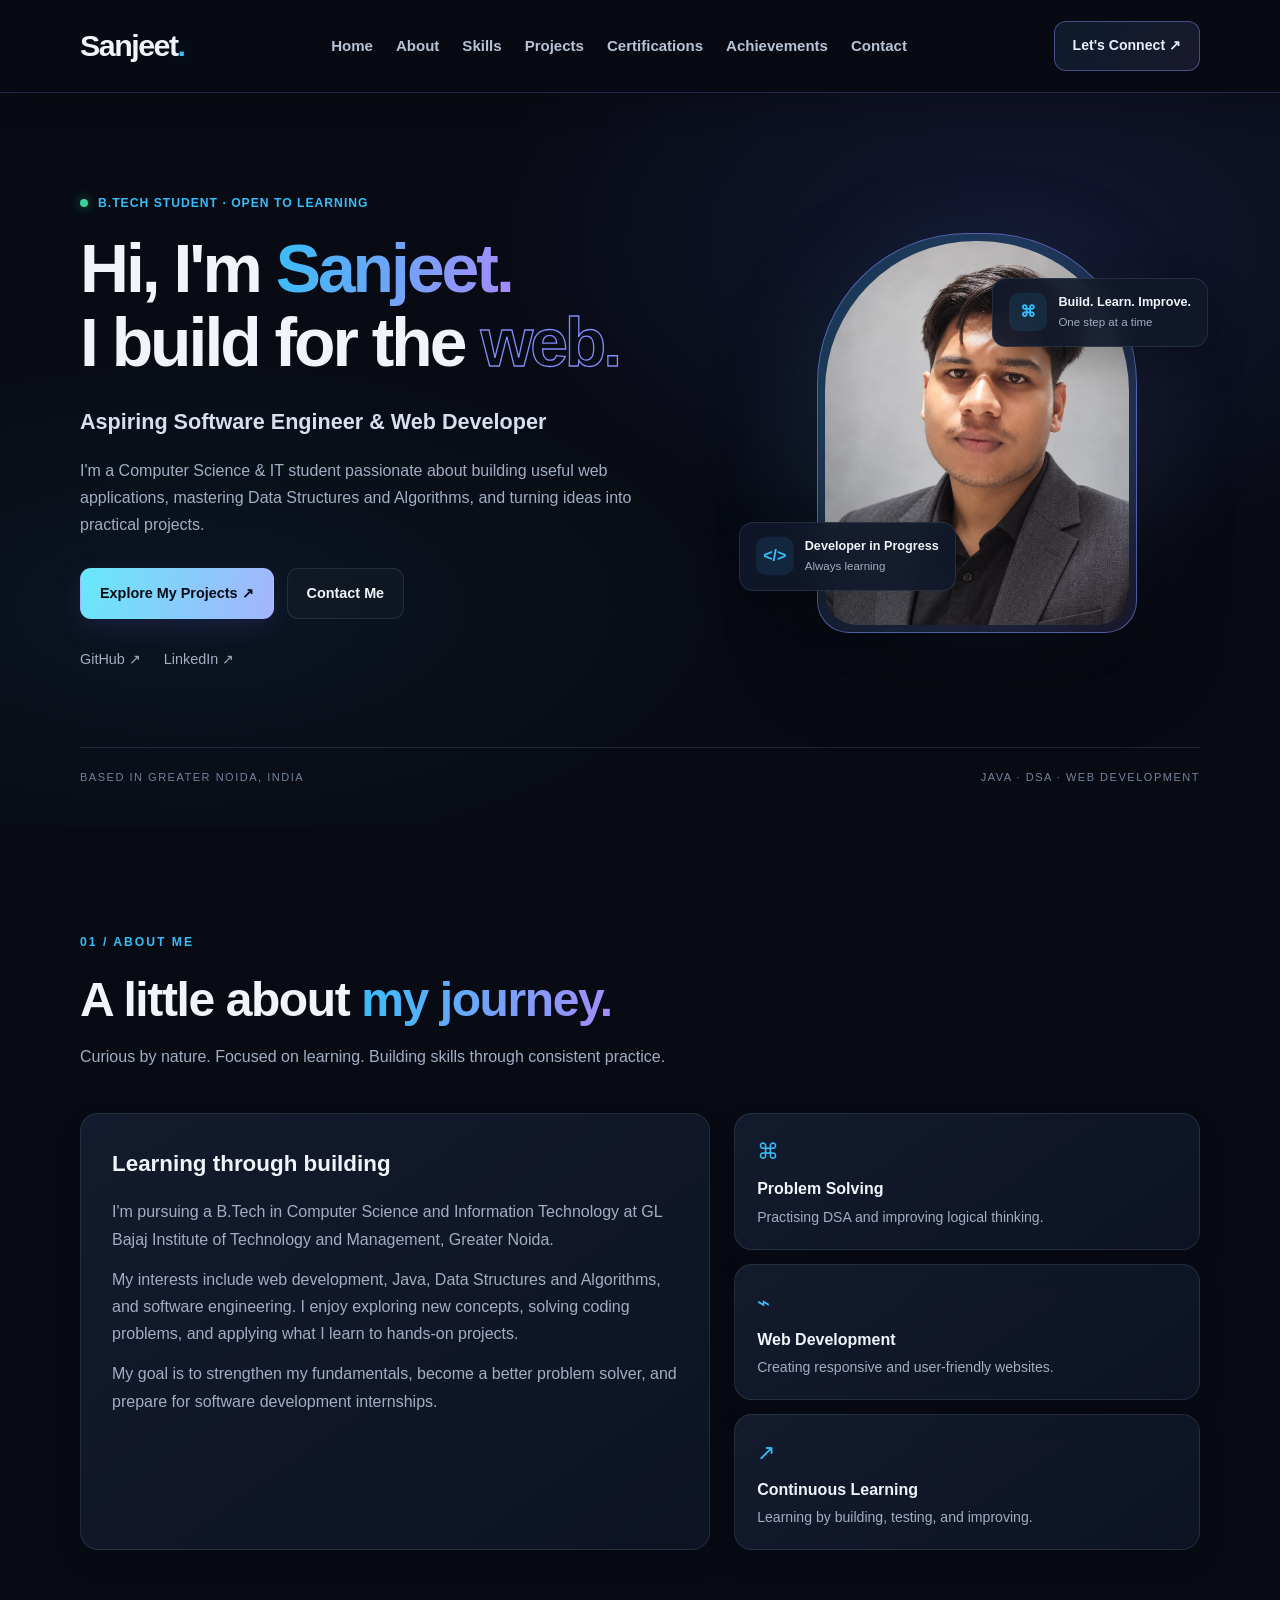
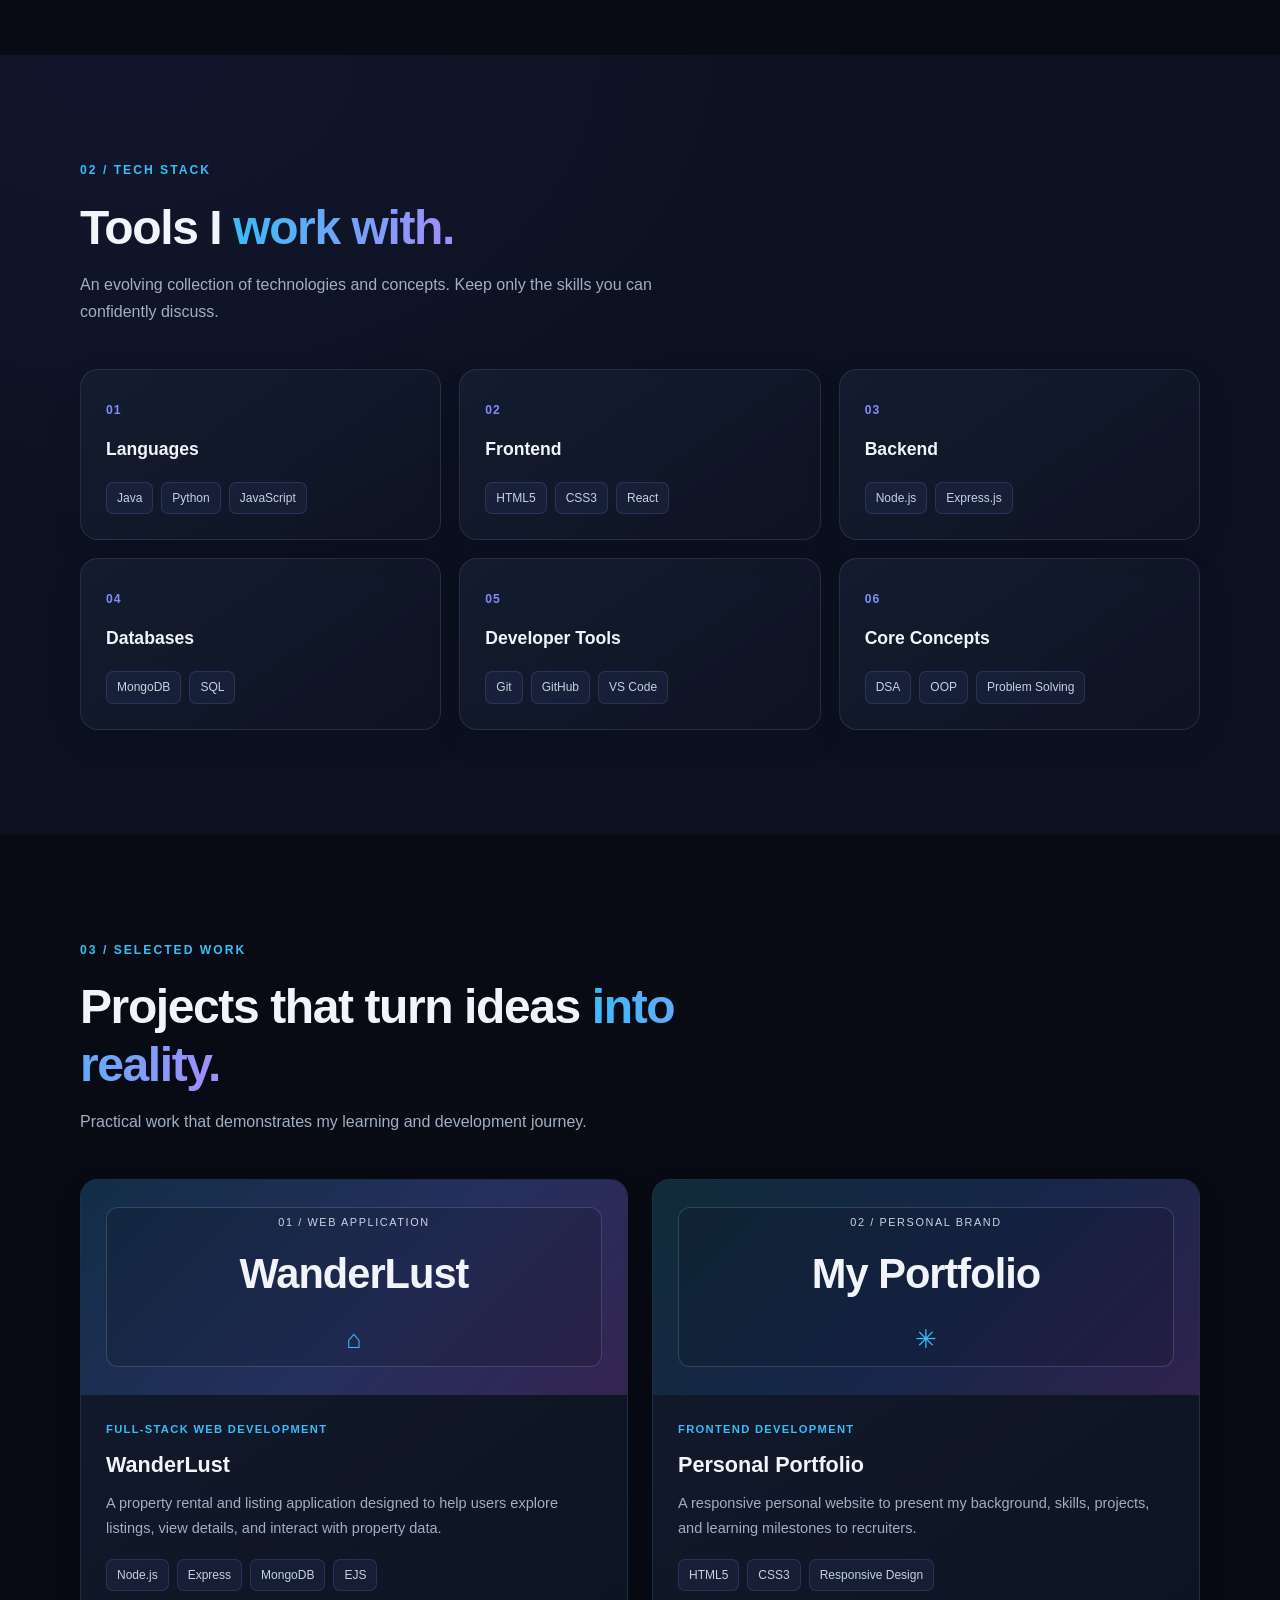
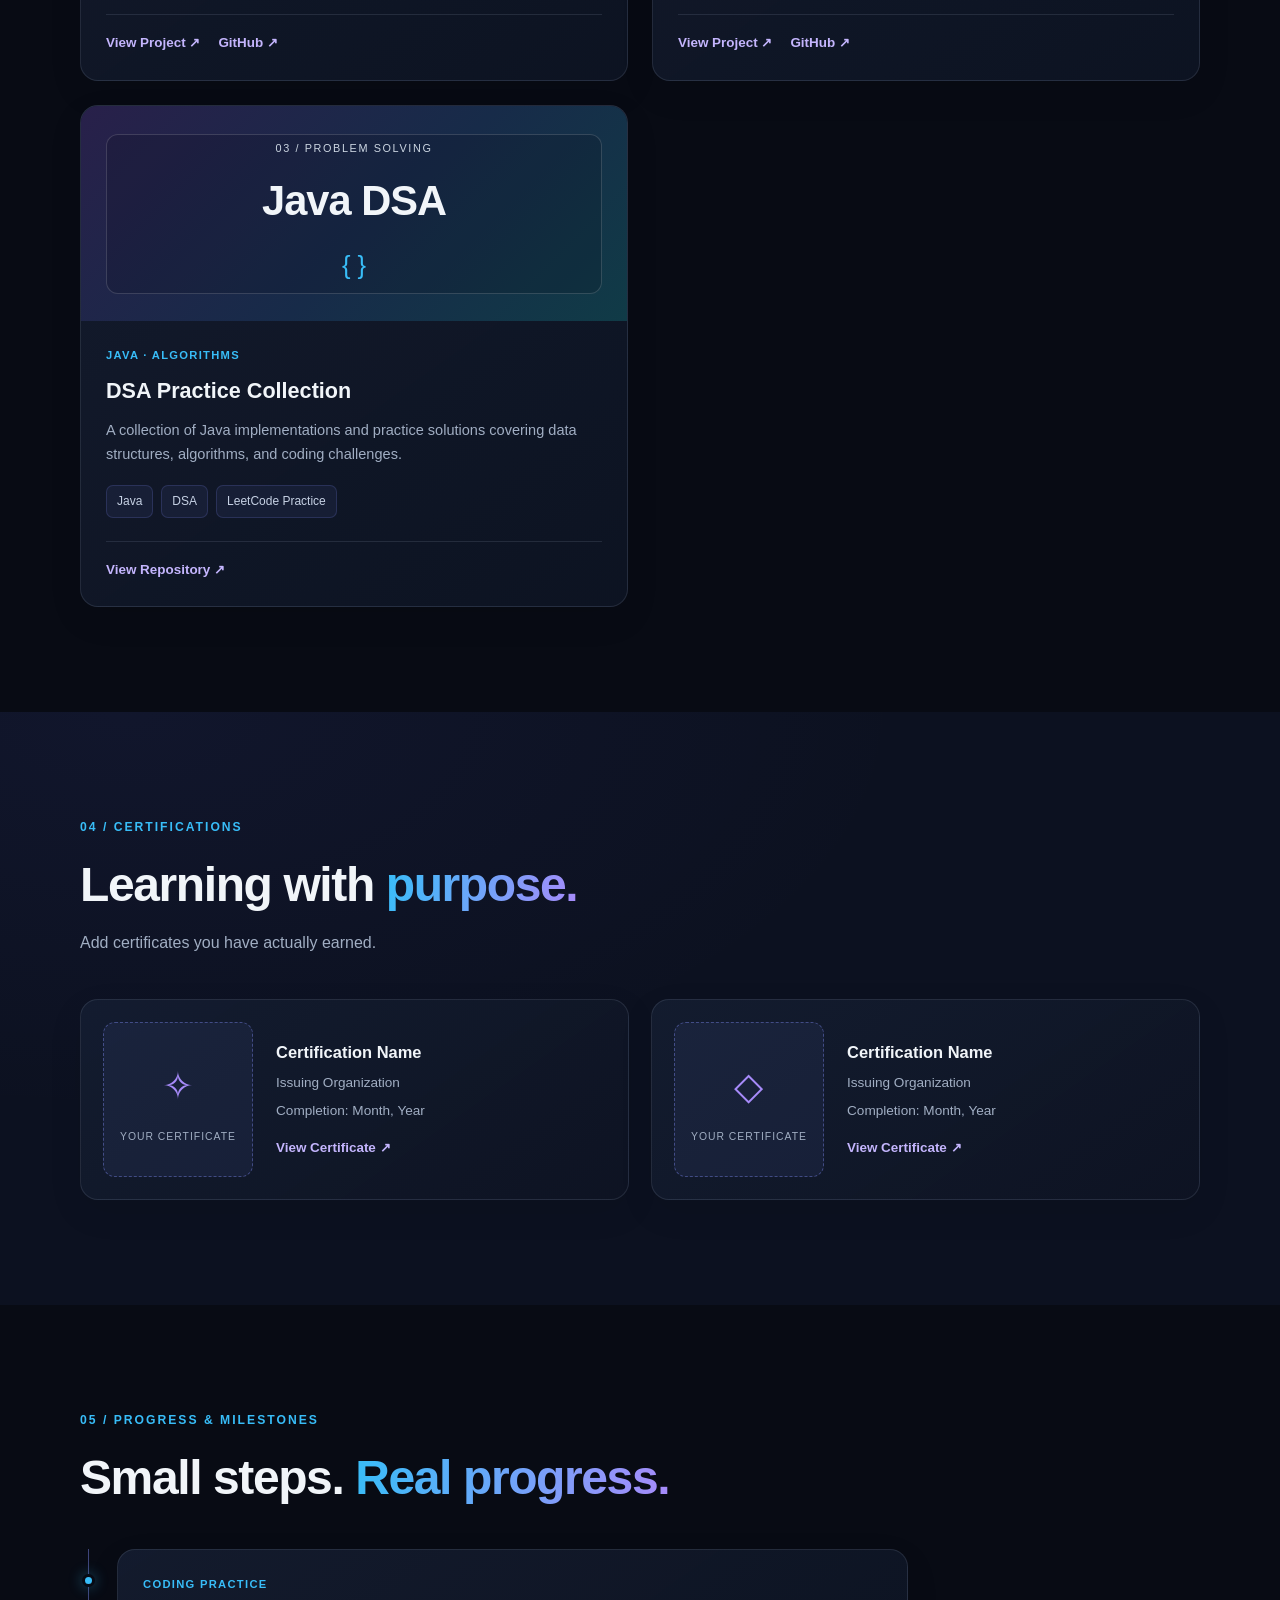
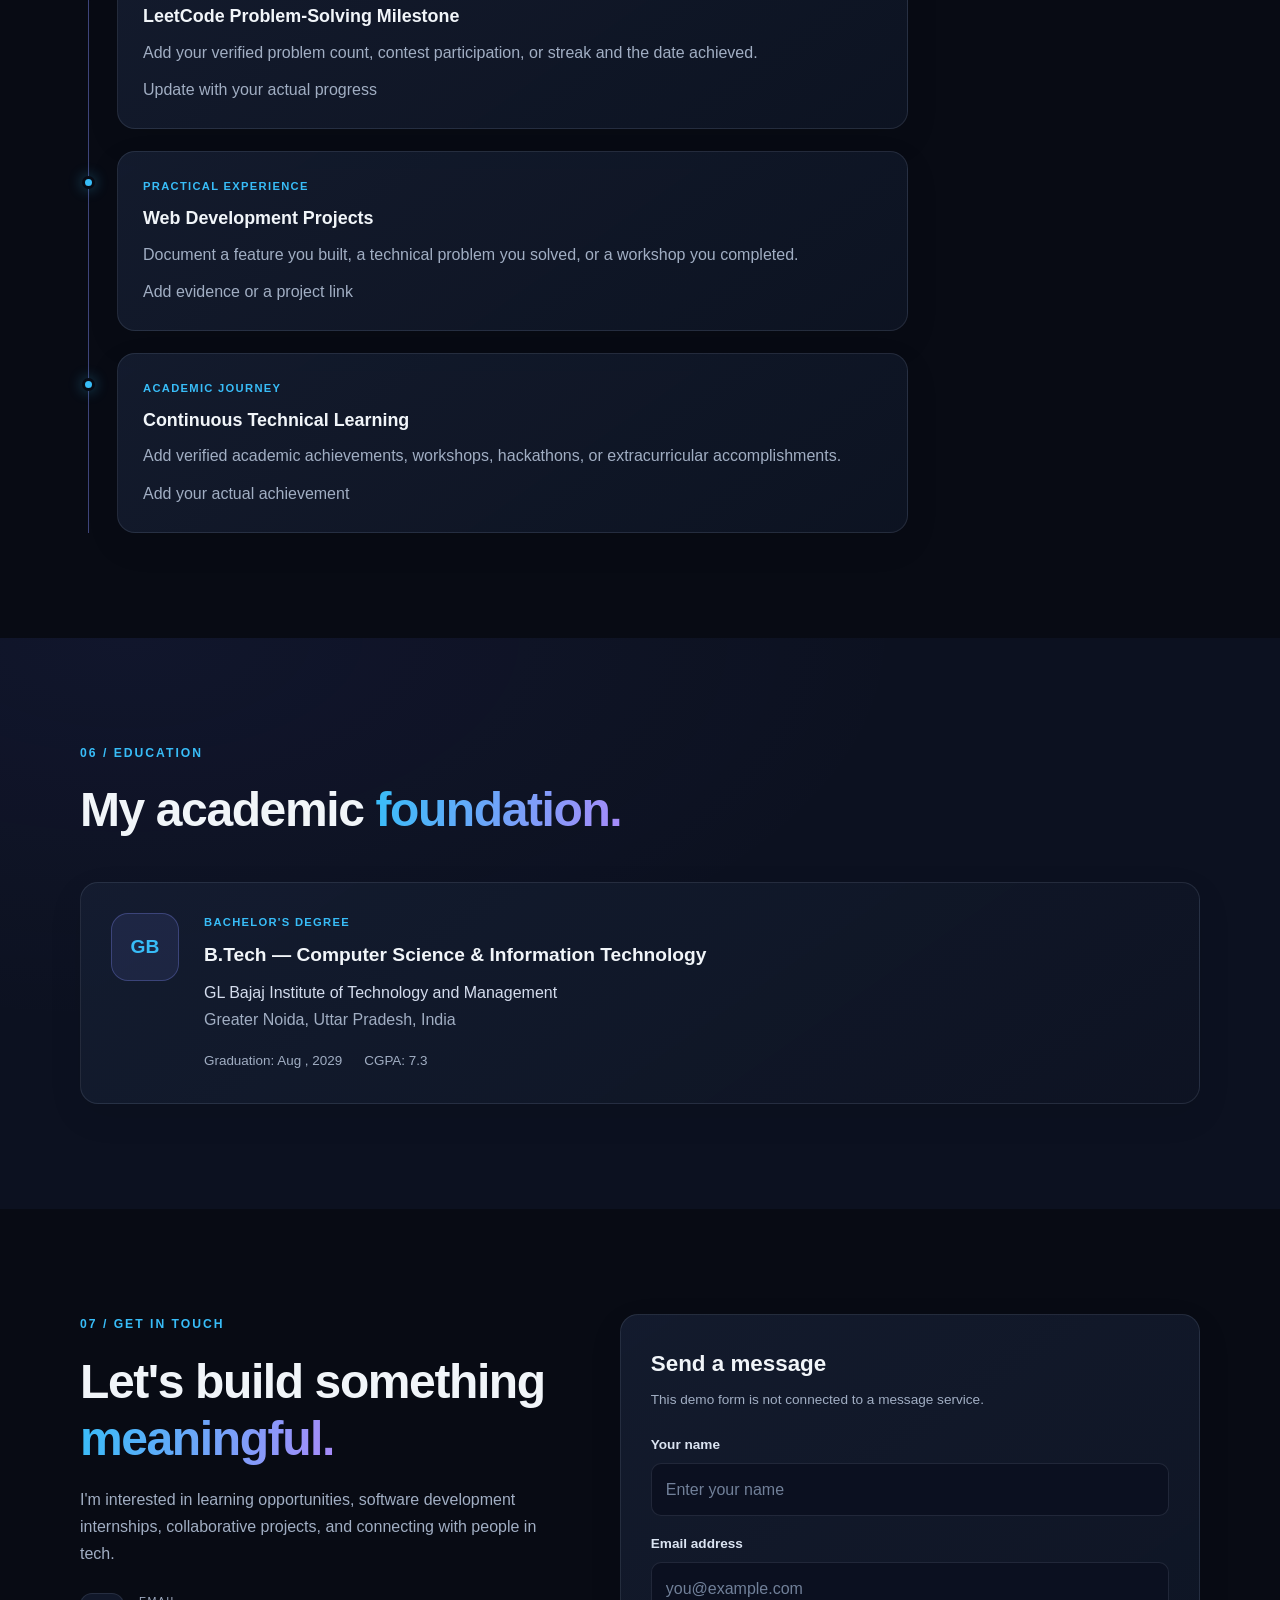
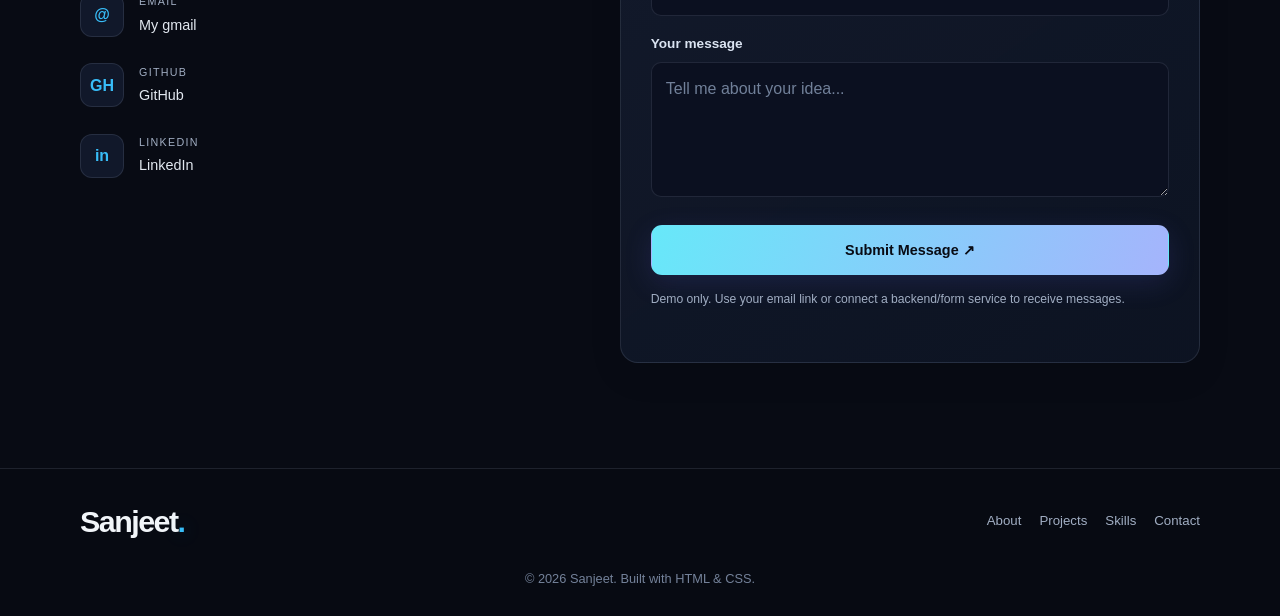
<file: index.html>
<!DOCTYPE html>
<html lang="en">

    <head>
        <meta charset="UTF-8">
        <meta name="viewport" content="width=device-width, initial-scale=1.0">

        <meta name="description"
            content="Sanjeet's portfolio showcasing web development projects, technical skills, and coding journey.">

        <title>Sanjeet | Software Engineer Portfolio</title>

        <link rel="stylesheet" href="style.css">
    </head>

    <body>

        <!-- Navigation -->
        <header class="header">
            <nav class="navbar container" aria-label="Main navigation">
                <a href="#home" class="logo">Sanjeet<span>.</span></a>

                <div class="nav-links">
                    <a href="#home">Home</a>
                    <a href="#about">About</a>
                    <a href="#skills">Skills</a>
                    <a href="#projects">Projects</a>
                    <a href="#certifications">Certifications</a>
                    <a href="#achievements">Achievements</a>
                    <a href="#contact">Contact</a>
                </div>

                <a href="#contact" class="nav-cta">Let's Connect ↗</a>
            </nav>
        </header>

        <main>
            <!-- Hero -->
            <section class="hero section" id="home">
                <div class="container hero-grid">

                    <div class="hero-content">
                        <p class="eyebrow">
                            <span class="status-dot"></span>
                            B.Tech Student · Open to Learning
                        </p>

                        <h1>
                            Hi, I'm <span class="gradient-text">Sanjeet.</span>
                            <br>
                            I build for the <span class="outline-text">web.</span>
                        </h1>

                        <h2 class="hero-subtitle">
                            Aspiring Software Engineer & Web Developer
                        </h2>

                        <p class="hero-description">
                            I'm a Computer Science & IT student passionate about
                            building useful web applications, mastering Data
                            Structures and Algorithms, and turning ideas into
                            practical projects.
                        </p>

                        <div class="hero-actions">
                            <a href="#projects" class="btn btn-primary">
                                Explore My Projects ↗
                            </a>
                            <a href="#contact" class="btn btn-secondary">
                                Contact Me
                            </a>
                        </div>

                        <!-- Replace # with your real profile URLs -->
                        <div class="social-links">
                            <a href="https://github.com/YOUR_USERNAME" target="_blank" rel="noopener noreferrer">
                                GitHub ↗
                            </a>
                            <a href="https://www.linkedin.com/in/YOUR_USERNAME/" target="_blank"
                                rel="noopener noreferrer">
                                LinkedIn ↗
                            </a>
                        </div>
                    </div>

                    <div class="hero-visual">
                        <div class="visual-glow"></div>

                        <div class="profile-frame">
                            <img src="profile.jpeg" alt="Portrait of Sanjeet" class="profile-image">
                        </div>

                        <div class="floating-card card-top">
                            <span class="mini-icon">⌘</span>
                            <div>
                                <strong>Build. Learn. Improve.</strong>
                                <small>One step at a time</small>
                            </div>
                        </div>

                        <div class="floating-card card-bottom">
                            <span class="code-icon">&lt;/&gt;</span>
                            <div>
                                <strong>Developer in Progress</strong>
                                <small>Always learning</small>
                            </div>
                        </div>
                    </div>

                </div>

                <div class="hero-bottom container">
                    <span>BASED IN GREATER NOIDA, INDIA</span>
                    <span>JAVA · DSA · WEB DEVELOPMENT</span>
                </div>
            </section>

            <!-- About -->
            <section class="section" id="about">
                <div class="container">
                    <div class="section-heading">
                        <p class="eyebrow">01 / ABOUT ME</p>
                        <h2>A little about <span class="gradient-text">my journey.</span></h2>
                        <p class="section-description">
                            Curious by nature. Focused on learning. Building
                            skills through consistent practice.
                        </p>
                    </div>

                    <div class="about-grid">
                        <article class="glass-card about-card">
                            <h3>Learning through building</h3>
                            <p>
                                I'm pursuing a B.Tech in Computer Science and
                                Information Technology at GL Bajaj Institute of
                                Technology and Management, Greater Noida.
                            </p>
                            <p>
                                My interests include web development, Java,
                                Data Structures and Algorithms, and software
                                engineering. I enjoy exploring new concepts,
                                solving coding problems, and applying what I
                                learn to hands-on projects.
                            </p>
                            <p>
                                My goal is to strengthen my fundamentals,
                                become a better problem solver, and prepare
                                for software development internships.
                            </p>
                        </article>

                        <div class="about-highlights">
                            <article class="glass-card highlight-card">
                                <span class="highlight-icon">⌘</span>
                                <h3>Problem Solving</h3>
                                <p>Practising DSA and improving logical thinking.</p>
                            </article>

                            <article class="glass-card highlight-card">
                                <span class="highlight-icon">⌁</span>
                                <h3>Web Development</h3>
                                <p>Creating responsive and user-friendly websites.</p>
                            </article>

                            <article class="glass-card highlight-card">
                                <span class="highlight-icon">↗</span>
                                <h3>Continuous Learning</h3>
                                <p>Learning by building, testing, and improving.</p>
                            </article>
                        </div>
                    </div>
                </div>
            </section>

            <!-- Skills -->
            <section class="section section-alt" id="skills">
                <div class="container">
                    <div class="section-heading">
                        <p class="eyebrow">02 / TECH STACK</p>
                        <h2>Tools I <span class="gradient-text">work with.</span></h2>
                        <p class="section-description">
                            An evolving collection of technologies and concepts.
                            Keep only the skills you can confidently discuss.
                        </p>
                    </div>

                    <div class="skills-grid">
                        <article class="glass-card skill-card">
                            <span class="skill-number">01</span>
                            <h3>Languages</h3>
                            <div class="tags">
                                <span>Java</span>
                                <span>Python</span>
                                <span>JavaScript</span>
                            </div>
                        </article>

                        <article class="glass-card skill-card">
                            <span class="skill-number">02</span>
                            <h3>Frontend</h3>
                            <div class="tags">
                                <span>HTML5</span>
                                <span>CSS3</span>
                                <span>React</span>
                            </div>
                        </article>

                        <article class="glass-card skill-card">
                            <span class="skill-number">03</span>
                            <h3>Backend</h3>
                            <div class="tags">
                                <span>Node.js</span>
                                <span>Express.js</span>
                            </div>
                        </article>

                        <article class="glass-card skill-card">
                            <span class="skill-number">04</span>
                            <h3>Databases</h3>
                            <div class="tags">
                                <span>MongoDB</span>
                                <span>SQL</span>
                            </div>
                        </article>

                        <article class="glass-card skill-card">
                            <span class="skill-number">05</span>
                            <h3>Developer Tools</h3>
                            <div class="tags">
                                <span>Git</span>
                                <span>GitHub</span>
                                <span>VS Code</span>
                            </div>
                        </article>

                        <article class="glass-card skill-card">
                            <span class="skill-number">06</span>
                            <h3>Core Concepts</h3>
                            <div class="tags">
                                <span>DSA</span>
                                <span>OOP</span>
                                <span>Problem Solving</span>
                            </div>
                        </article>
                    </div>
                </div>
            </section>

            <!-- Projects -->
            <section class="section" id="projects">
                <div class="container">
                    <div class="section-heading">
                        <p class="eyebrow">03 / SELECTED WORK</p>
                        <h2>Projects that turn ideas <span class="gradient-text">into reality.</span></h2>
                        <p class="section-description">
                            Practical work that demonstrates my learning and
                            development journey.
                        </p>
                    </div>

                    <div class="projects-grid">

                        <article class="glass-card project-card">
                            <div class="project-visual project-one">
                                <!-- Replace with a real project screenshot -->
                                <div class="project-placeholder">
                                    <span class="preview-label">01 / WEB APPLICATION</span>
                                    <span class="preview-title">WanderLust</span>
                                    <span class="preview-symbol">⌂</span>
                                </div>
                            </div>

                            <div class="project-content">
                                <p class="project-type">FULL-STACK WEB DEVELOPMENT</p>
                                <h3>WanderLust</h3>
                                <p>
                                    A property rental and listing application
                                    designed to help users explore listings,
                                    view details, and interact with property data.
                                </p>
                                <div class="tags">
                                    <span>Node.js</span>
                                    <span>Express</span>
                                    <span>MongoDB</span>
                                    <span>EJS</span>
                                </div>
                                <div class="project-links">
                                    <!-- Replace # with verified URLs -->
                                    <a href="https://sanjeetp.vercel.app/listings" target="_blank"
                                        rel="noopener noreferrer">
                                        View Project ↗
                                    </a>
                                    <a href="https://github.com/sanjeetp610-netizen/sanjeet" target="_blank"
                                        rel="noopener noreferrer">
                                        GitHub ↗
                                    </a>
                                </div>
                            </div>
                        </article>

                        <article class="glass-card project-card">
                            <div class="project-visual project-two">
                                <div class="project-placeholder">
                                    <span class="preview-label">02 / PERSONAL BRAND</span>
                                    <span class="preview-title">My Portfolio</span>
                                    <span class="preview-symbol">✳</span>
                                </div>
                            </div>

                            <div class="project-content">
                                <p class="project-type">FRONTEND DEVELOPMENT</p>
                                <h3>Personal Portfolio</h3>
                                <p>
                                    A responsive personal website to present
                                    my background, skills, projects, and
                                    learning milestones to recruiters.
                                </p>
                                <div class="tags">
                                    <span>HTML5</span>
                                    <span>CSS3</span>
                                    <span>Responsive Design</span>
                                </div>
                                <div class="project-links">
                                    <a href="YOUR_PORTFOLIO_URL" target="_blank" rel="noopener noreferrer">
                                        View Project ↗
                                    </a>
                                    <a href="https://github.com/sanjeetp610-netizen/Portfolio-Page" target="_blank"
                                        rel="noopener noreferrer">
                                        GitHub ↗
                                    </a>
                                </div>
                            </div>
                        </article>

                        <article class="glass-card project-card">
                            <div class="project-visual project-three">
                                <div class="project-placeholder">
                                    <span class="preview-label">03 / PROBLEM SOLVING</span>
                                    <span class="preview-title">Java DSA</span>
                                    <span class="preview-symbol">{ }</span>
                                </div>
                            </div>

                            <div class="project-content">
                                <p class="project-type">JAVA · ALGORITHMS</p>
                                <h3>DSA Practice Collection</h3>
                                <p>
                                    A collection of Java implementations and
                                    practice solutions covering data structures,
                                    algorithms, and coding challenges.
                                </p>
                                <div class="tags">
                                    <span>Java</span>
                                    <span>DSA</span>
                                    <span>LeetCode Practice</span>
                                </div>
                                <div class="project-links">
                                    <a href="https://leetcode.com/u/sanjeetprajapati/" target="_blank"
                                        rel="noopener noreferrer">
                                        View Repository ↗
                                    </a>
                                </div>
                            </div>
                        </article>

                    </div>
                </div>
            </section>

            <!-- Certifications -->
            <section class="section section-alt" id="certifications">
                <div class="container">
                    <div class="section-heading">
                        <p class="eyebrow">04 / CERTIFICATIONS</p>
                        <h2>Learning with <span class="gradient-text">purpose.</span></h2>
                        <p class="section-description">
                            Add certificates you have actually earned.
                        </p>
                    </div>

                    <div class="cert-grid">
                        <article class="glass-card cert-card">
                            <div class="cert-preview">
                                <span class="cert-icon">✧</span>
                                <span>YOUR CERTIFICATE</span>
                            </div>
                            <div class="cert-content">
                                <h3>Certification Name</h3>
                                <p>Issuing Organization</p>
                                <p class="muted">Completion: Month, Year</p>
                                <a class="text-link"
                                    href="https://www.coursera.org/account/accomplishments/verify/DYNS91P6EO9Z">
                                    View Certificate ↗
                                </a>
                            </div>
                        </article>

                        <article class="glass-card cert-card">
                            <div class="cert-preview">
                                <span class="cert-icon">◇</span>
                                <span>YOUR CERTIFICATE</span>
                            </div>
                            <div class="cert-content">
                                <h3>Certification Name</h3>
                                <p>Issuing Organization</p>
                                <p class="muted">Completion: Month, Year</p>
                                <a class="text-link"
                                    href="https://www.coursera.org/account/accomplishments/verify/4ZHMKI1JW1CU">
                                    View Certificate ↗
                                </a>
                            </div>
                        </article>
                    </div>
                </div>
            </section>

            <!-- Achievements -->
            <section class="section" id="achievements">
                <div class="container">
                    <div class="section-heading">
                        <p class="eyebrow">05 / PROGRESS & MILESTONES</p>
                        <h2>Small steps. <span class="gradient-text">Real progress.</span></h2>
                    </div>

                    <div class="timeline">
                        <article class="timeline-item">
                            <span class="timeline-dot"></span>
                            <div class="glass-card timeline-card">
                                <p class="project-type">CODING PRACTICE</p>
                                <h3>LeetCode Problem-Solving Milestone</h3>
                                <p>
                                    Add your verified problem count, contest
                                    participation, or streak and the date achieved.
                                </p>
                                <span class="muted">Update with your actual progress</span>
                            </div>
                        </article>

                        <article class="timeline-item">
                            <span class="timeline-dot"></span>
                            <div class="glass-card timeline-card">
                                <p class="project-type">PRACTICAL EXPERIENCE</p>
                                <h3>Web Development Projects</h3>
                                <p>
                                    Document a feature you built, a technical
                                    problem you solved, or a workshop you completed.
                                </p>
                                <span class="muted">Add evidence or a project link</span>
                            </div>
                        </article>

                        <article class="timeline-item">
                            <span class="timeline-dot"></span>
                            <div class="glass-card timeline-card">
                                <p class="project-type">ACADEMIC JOURNEY</p>
                                <h3>Continuous Technical Learning</h3>
                                <p>
                                    Add verified academic achievements, workshops,
                                    hackathons, or extracurricular accomplishments.
                                </p>
                                <span class="muted">Add your actual achievement</span>
                            </div>
                        </article>
                    </div>
                </div>
            </section>

            <!-- Education -->
            <section class="section section-alt" id="education">
                <div class="container">
                    <div class="section-heading">
                        <p class="eyebrow">06 / EDUCATION</p>
                        <h2>My academic <span class="gradient-text">foundation.</span></h2>
                    </div>

                    <article class="glass-card education-card">
                        <div class="education-mark">GB</div>
                        <div>
                            <p class="project-type">BACHELOR'S DEGREE</p>
                            <h3>B.Tech — Computer Science & Information Technology</h3>
                            <p class="education-college">
                                GL Bajaj Institute of Technology and Management
                            </p>
                            <p class="muted">Greater Noida, Uttar Pradesh, India</p>
                            <div class="education-meta">
                                <span>Graduation: Aug , 2029 </span>
                                <span>CGPA: 7.3 </span>
                            </div>
                        </div>
                    </article>
                </div>
            </section>

            <!-- Contact -->
            <section class="section" id="contact">
                <div class="container">
                    <div class="contact-grid">
                        <div class="contact-content">
                            <p class="eyebrow">07 / GET IN TOUCH</p>
                            <h2>Let's build something <span class="gradient-text">meaningful.</span></h2>
                            <p>
                                I'm interested in learning opportunities,
                                software development internships, collaborative
                                projects, and connecting with people in tech.
                            </p>

                            <!-- Replace these with your real details -->
                            <div class="contact-detail">
                                <span class="detail-icon">@</span>
                                <div>
                                    <small>EMAIL</small>
                                    <a href="Sanjeetp610@gmail.com">
                                        My gmail
                                    </a>
                                </div>
                            </div>

                            <div class="contact-detail">
                                <span class="detail-icon">GH</span>
                                <div>
                                    <small>GITHUB</small>
                                    <a href="https://github.com/dashboard">
                                        GitHub
                                    </a>
                                </div>
                            </div>

                            <div class="contact-detail">
                                <span class="detail-icon">in</span>
                                <div>
                                    <small>LINKEDIN</small>
                                    <a href="https://www.linkedin.com/in/sanjeet-prajapati-bab896276/">
                                        LinkedIn
                                    </a>
                                </div>
                            </div>
                        </div>

                        <!-- Visual form only: HTML/CSS do not send messages -->
                        <form class="glass-card contact-form" action="#contact" method="get">
                            <h3>Send a message</h3>
                            <p class="muted">
                                This demo form is not connected to a message service.
                            </p>

                            <label for="name">Your name</label>
                            <input type="text" id="name" name="name" placeholder="Enter your name" required>

                            <label for="email">Email address</label>
                            <input type="email" id="email" name="email" placeholder="you@example.com" required>

                            <label for="message">Your message</label>
                            <textarea id="message" name="message" rows="4" placeholder="Tell me about your idea..."
                                required></textarea>

                            <button class="btn btn-primary form-button" type="submit">
                                Submit Message ↗
                            </button>

                            <p class="form-note">
                                Demo only. Use your email link or connect a
                                backend/form service to receive messages.
                            </p>
                        </form>
                    </div>
                </div>
            </section>
        </main>

        <!-- Footer -->
        <footer class="footer">
            <div class="container footer-inner">
                <a href="#home" class="logo">Sanjeet<span>.</span></a>

                <div class="footer-links">
                    <a href="#about">About</a>
                    <a href="#projects">Projects</a>
                    <a href="#skills">Skills</a>
                    <a href="#contact">Contact</a>
                </div>

                <p>© 2026 Sanjeet. Built with HTML & CSS.</p>
            </div>
        </footer>

    </body>

</html>
</file>
<file: style.css>
/* =========================================
   SANJEET PORTFOLIO
   Theme: Midnight Navy + Electric Violet
   ========================================= */

/* 1. Variables and Reset */
:root {
    --bg: #080b14;
    --bg-alt: #0c1120;
    --surface: #11182a;
    --surface-light: #151e32;
    --border: rgba(148, 163, 184, 0.16);

    --text: #f1f5f9;
    --muted: #a1aec3;
    --accent: #818cf8;
    --accent-blue: #38bdf8;
    --accent-purple: #a78bfa;

    --radius: 18px;
    --container: 1120px;
    --transition: 0.25s ease;
}

* {
    margin: 0;
    padding: 0;
    box-sizing: border-box;
}

html {
    scroll-behavior: smooth;
    scroll-padding-top: 100px;
}

body {
    font-family: Inter, "Segoe UI", Arial, sans-serif;
    background: var(--bg);
    color: var(--text);
    line-height: 1.7;
    overflow-wrap: anywhere;
}

body::selection {
    background: var(--accent);
    color: white;
}

img {
    display: block;
    max-width: 100%;
}

a {
    color: inherit;
    text-decoration: none;
}

button,
input,
textarea {
    font: inherit;
}

button,
a {
    -webkit-tap-highlight-color: transparent;
}

a:focus-visible,
button:focus-visible,
input:focus-visible,
textarea:focus-visible {
    outline: 3px solid var(--accent-blue);
    outline-offset: 4px;
}

.container {
    width: min(var(--container), calc(100% - 48px));
    margin-inline: auto;
}

.section {
    padding: 105px 0;
    scroll-margin-top: 80px;
}

.section-alt {
    background:
        radial-gradient(ellipse at 10% 0%,
            rgba(99, 102, 241, 0.06),
            transparent 48%),
        var(--bg-alt);
}

/* 2. Enhanced Header and Navigation */

.header {
    position: sticky;
    top: 0;
    z-index: 100;
    background: rgba(8, 11, 20, 0.94);
    backdrop-filter: blur(22px);
    -webkit-backdrop-filter: blur(22px);
    border-bottom: 1px solid rgba(129, 140, 248, 0.22);
    box-shadow: 0 8px 30px rgba(0, 0, 0, 0.18);
}

.navbar {
    min-height: 92px;
    display: flex;
    align-items: center;
    justify-content: space-between;
    gap: 28px;
}

/* Bigger Logo */
.logo {
    font-size: 1.9rem;
    font-weight: 850;
    letter-spacing: -1.5px;
    white-space: nowrap;
    transition: transform 0.25s ease;
}

.logo:hover {
    transform: translateY(-2px);
}

.logo span {
    color: var(--accent-blue);
    text-shadow: 0 0 18px rgba(56, 189, 248, 0.45);
}

/* Navigation Links */
.nav-links {
    display: flex;
    align-items: center;
    justify-content: center;
    flex-wrap: wrap;
    gap: 23px;
}

.nav-links a {
    position: relative;
    color: #b8c3d6;
    font-size: 0.94rem;
    font-weight: 550;
    padding: 10px 0;
    transition: color 0.25s ease;
}

/* Animated underline */
.nav-links a::after {
    content: "";
    position: absolute;
    left: 0;
    bottom: 3px;
    width: 0;
    height: 2px;
    border-radius: 5px;
    background: linear-gradient(90deg,
            var(--accent-blue),
            var(--accent-purple));
    transition: width 0.25s ease;
}

.nav-links a:hover {
    color: #ffffff;
}

.nav-links a:hover::after {
    width: 100%;
}

/* Premium Contact Button */
.nav-cta {
    display: inline-flex;
    align-items: center;
    justify-content: center;
    padding: 12px 18px;
    border: 1px solid rgba(129, 140, 248, 0.45);
    border-radius: 12px;
    background: linear-gradient(135deg,
            rgba(56, 189, 248, 0.10),
            rgba(167, 139, 250, 0.12));
    color: #e9edff;
    font-size: 0.88rem;
    font-weight: 650;
    white-space: nowrap;
    transition: all 0.25s ease;
}

.nav-cta:hover {
    transform: translateY(-2px);
    border-color: var(--accent-blue);
    background: linear-gradient(135deg,
            rgba(56, 189, 248, 0.20),
            rgba(167, 139, 250, 0.20));
    box-shadow: 0 5px 22px rgba(99, 102, 241, 0.18);
}

/* Footer links remain unchanged */
.footer-links a {
    color: var(--muted);
    font-size: 0.83rem;
    transition: color 0.25s ease;
}

.footer-links a:hover {
    color: var(--accent-blue);
}

/* Responsive Header */
@media (max-width: 1000px) {
    .navbar {
        min-height: 82px;
        gap: 18px;
    }

    .nav-links {
        gap: 12px 18px;
    }
}

@media (max-width: 650px) {
    .navbar {
        min-height: 70px;
        padding-top: 12px;
        padding-bottom: 12px;
        gap: 12px;
    }

    .logo {
        font-size: 1.65rem;
    }

    .nav-links {
        order: 3;
        width: 100%;
        justify-content: flex-start;
        gap: 8px 18px;
        padding-top: 10px;
        border-top: 1px solid var(--border);
    }

    .nav-links a {
        font-size: 0.84rem;
    }

    .nav-cta {
        padding: 9px 12px;
        font-size: 0.78rem;
    }
}


/* 3. Hero Section */
.hero {
    min-height: 680px;
    padding-top: 100px;
    padding-bottom: 40px;
    display: flex;
    flex-direction: column;
    justify-content: center;
    position: relative;
    overflow: hidden;
    background:
        radial-gradient(ellipse at 80% 20%,
            rgba(99, 102, 241, 0.13),
            transparent 38%),
        radial-gradient(ellipse at 15% 70%,
            rgba(56, 189, 248, 0.06),
            transparent 36%),
        var(--bg);
}

.hero-grid {
    display: grid;
    grid-template-columns: 1.15fr 0.85fr;
    align-items: center;
    gap: 70px;
}

.eyebrow {
    color: var(--accent-blue);
    font-size: 0.76rem;
    font-weight: 750;
    letter-spacing: 2px;
    text-transform: uppercase;
    margin-bottom: 18px;
}

.hero .eyebrow {
    display: flex;
    align-items: center;
    gap: 10px;
    letter-spacing: 1px;
}

.status-dot {
    width: 8px;
    height: 8px;
    background: #34d399;
    border-radius: 50%;
    box-shadow: 0 0 12px rgba(52, 211, 153, 0.55);
}

.hero h1 {
    font-size: clamp(2.8rem, 5.3vw, 4.7rem);
    line-height: 1.1;
    letter-spacing: -3px;
    font-weight: 850;
}

.gradient-text {
    color: var(--accent-purple);
    background: linear-gradient(100deg,
            var(--accent-blue),
            var(--accent-purple));
    -webkit-background-clip: text;
    background-clip: text;
    -webkit-text-fill-color: transparent;
}

.outline-text {
    color: transparent;
    -webkit-text-stroke: 1.3px var(--accent);
}

.hero-subtitle {
    color: #d8e0ef;
    font-size: clamp(1.05rem, 2vw, 1.35rem);
    font-weight: 550;
    margin-top: 23px;
}

.hero-description {
    max-width: 570px;
    color: var(--muted);
    margin-top: 16px;
    font-size: 1rem;
}

.hero-actions {
    display: flex;
    flex-wrap: wrap;
    gap: 13px;
    margin-top: 30px;
}

.btn {
    display: inline-flex;
    align-items: center;
    justify-content: center;
    min-height: 48px;
    padding: 12px 19px;
    border: 1px solid transparent;
    border-radius: 11px;
    cursor: pointer;
    font-size: 0.9rem;
    font-weight: 700;
    transition: transform var(--transition),
        box-shadow var(--transition),
        background var(--transition);
}

.btn:hover {
    transform: translateY(-3px);
}

.btn-primary {
    color: #080b14;
    background: linear-gradient(110deg, #67e8f9, #a5b4fc);
    box-shadow: 0 8px 28px rgba(99, 102, 241, 0.15);
}

.btn-primary:hover {
    box-shadow: 0 12px 35px rgba(99, 102, 241, 0.3);
}

.btn-secondary {
    color: var(--text);
    border-color: var(--border);
    background: rgba(255, 255, 255, 0.025);
}

.btn-secondary:hover {
    background: var(--surface-light);
}

.social-links {
    display: flex;
    flex-wrap: wrap;
    gap: 23px;
    margin-top: 28px;
}

.social-links a {
    color: var(--muted);
    font-size: 0.9rem;
    border-bottom: 1px solid transparent;
    transition: color var(--transition),
        border-color var(--transition);
}

.social-links a:hover {
    color: var(--accent-blue);
    border-color: var(--accent-blue);
}

/* 4. Profile Picture */
.hero-visual {
    min-width: 0;
    min-height: 420px;
    display: flex;
    align-items: center;
    justify-content: center;
    position: relative;
}

.visual-glow {
    position: absolute;
    width: 330px;
    aspect-ratio: 1;
    border-radius: 50%;
    background: linear-gradient(135deg,
            rgba(56, 189, 248, 0.22),
            rgba(167, 139, 250, 0.18));
    filter: blur(55px);
}

.profile-frame {
    position: relative;
    z-index: 1;
    width: min(320px, 80%);
    aspect-ratio: 4 / 5;
    padding: 7px;
    border-radius: 150px 150px 32px 32px;
    border: 1px solid rgba(129, 140, 248, 0.55);
    background: linear-gradient(145deg,
            rgba(56, 189, 248, 0.2),
            rgba(167, 139, 250, 0.1));
    box-shadow: 0 25px 90px rgba(0, 0, 0, 0.4);
}

.profile-image {
    width: 100%;
    height: 100%;
    object-fit: cover;
    object-position: center;
    border-radius: inherit;
    background: var(--surface-light);
    color: var(--muted);
    text-align: center;
}

.floating-card {
    position: absolute;
    z-index: 2;
    display: flex;
    align-items: center;
    gap: 11px;
    padding: 13px 16px;
    border: 1px solid var(--border);
    border-radius: 14px;
    background: rgba(17, 24, 42, 0.92);
    box-shadow: 0 15px 40px rgba(0, 0, 0, 0.25);
    backdrop-filter: blur(12px);
}

.floating-card strong,
.floating-card small {
    display: block;
}

.floating-card strong {
    font-size: 0.79rem;
}

.floating-card small {
    color: var(--muted);
    font-size: 0.72rem;
}

.card-top {
    top: 55px;
    right: -8px;
}

.card-bottom {
    left: -15px;
    bottom: 52px;
}

.mini-icon,
.code-icon {
    display: grid;
    place-items: center;
    width: 38px;
    height: 38px;
    flex-shrink: 0;
    border-radius: 10px;
    color: var(--accent-blue);
    background: rgba(56, 189, 248, 0.1);
    font-weight: 800;
}

.hero-bottom {
    display: flex;
    justify-content: space-between;
    gap: 15px;
    margin-top: 75px;
    padding-top: 20px;
    border-top: 1px solid var(--border);
    color: #74829a;
    font-size: 0.69rem;
    letter-spacing: 1.5px;
}

/* 5. Section Headings */
.section-heading {
    max-width: 720px;
    margin-bottom: 43px;
}

.section-heading h2,
.contact-content h2 {
    font-size: clamp(2rem, 4vw, 3rem);
    line-height: 1.2;
    letter-spacing: -1.4px;
}

.section-description {
    margin-top: 15px;
    max-width: 620px;
    color: var(--muted);
}

/* 6. Glass Cards */
.glass-card {
    border: 1px solid var(--border);
    border-radius: var(--radius);
    background: linear-gradient(145deg,
            rgba(21, 30, 50, 0.85),
            rgba(14, 20, 35, 0.9));
    box-shadow: 0 12px 35px rgba(0, 0, 0, 0.08);
}

/* 7. About */
.about-grid {
    display: grid;
    grid-template-columns: 1.15fr 0.85fr;
    gap: 24px;
}

.about-card {
    padding: 31px;
}

.about-card h3 {
    font-size: 1.4rem;
    margin-bottom: 15px;
}

.about-card p {
    color: var(--muted);
    margin-top: 13px;
}

.about-highlights {
    display: grid;
    gap: 14px;
}

.highlight-card {
    padding: 19px 22px;
    transition: transform var(--transition),
        border-color var(--transition);
}

.highlight-card:hover {
    transform: translateY(-3px);
    border-color: rgba(129, 140, 248, 0.45);
}

.highlight-icon {
    color: var(--accent-blue);
    font-size: 1.4rem;
}

.highlight-card h3 {
    font-size: 1rem;
    margin-top: 4px;
}

.highlight-card p {
    color: var(--muted);
    font-size: 0.88rem;
    margin-top: 3px;
}

/* 8. Skills */
.skills-grid {
    display: grid;
    grid-template-columns: repeat(3, minmax(0, 1fr));
    gap: 18px;
}

.skill-card {
    padding: 25px;
    transition: transform var(--transition),
        border-color var(--transition);
}

.skill-card:hover {
    transform: translateY(-5px);
    border-color: rgba(129, 140, 248, 0.55);
}

.skill-number {
    color: var(--accent);
    font-size: 0.76rem;
    font-weight: 800;
    letter-spacing: 1px;
}

.skill-card h3 {
    margin: 13px 0 17px;
    font-size: 1.1rem;
}

.tags {
    display: flex;
    flex-wrap: wrap;
    gap: 8px;
}

.tags span {
    display: inline-flex;
    align-items: center;
    padding: 5px 10px;
    border: 1px solid rgba(129, 140, 248, 0.18);
    border-radius: 7px;
    color: #c6d1e4;
    background: rgba(129, 140, 248, 0.07);
    font-size: 0.75rem;
}

/* 9. Projects */
.projects-grid {
    display: grid;
    grid-template-columns: repeat(2, minmax(0, 1fr));
    gap: 24px;
}

.project-card {
    overflow: hidden;
    transition: transform var(--transition),
        border-color var(--transition);
}

.project-card:hover {
    transform: translateY(-5px);
    border-color: rgba(129, 140, 248, 0.45);
}

.project-visual {
    min-height: 215px;
    display: grid;
    place-items: center;
    padding: 25px;
    overflow: hidden;
}

.project-one {
    background: linear-gradient(135deg,
            #122d46,
            #25305d 55%,
            #342452);
}

.project-two {
    background: linear-gradient(135deg,
            #102b39,
            #17264a 55%,
            #30234e);
}

.project-three {
    background: linear-gradient(135deg,
            #28204a,
            #172b49 55%,
            #103b47);
}

.project-placeholder {
    width: 100%;
    min-height: 160px;
    display: flex;
    flex-direction: column;
    align-items: center;
    justify-content: center;
    gap: 8px;
    border: 1px solid rgba(255, 255, 255, 0.15);
    border-radius: 12px;
    background: rgba(8, 11, 20, 0.17);
}

.preview-label {
    color: #cbd5e1;
    font-size: 0.68rem;
    letter-spacing: 1.6px;
}

.preview-title {
    font-size: clamp(1.8rem, 4vw, 2.6rem);
    font-weight: 850;
    letter-spacing: -1px;
}

.preview-symbol {
    color: var(--accent-blue);
    font-size: 1.6rem;
}

.project-content {
    padding: 25px;
}

.project-type {
    color: var(--accent-blue);
    font-size: 0.7rem;
    font-weight: 750;
    letter-spacing: 1.3px;
}

.project-content h3 {
    margin: 8px 0;
    font-size: 1.35rem;
}

.project-content>p:not(.project-type) {
    color: var(--muted);
    font-size: 0.91rem;
    margin-bottom: 18px;
}

.project-links {
    display: flex;
    flex-wrap: wrap;
    gap: 18px;
    margin-top: 23px;
    padding-top: 17px;
    border-top: 1px solid var(--border);
}

.project-links a,
.text-link {
    color: #c4b5fd;
    font-size: 0.84rem;
    font-weight: 700;
    transition: color var(--transition);
}

.project-links a:hover,
.text-link:hover {
    color: var(--accent-blue);
}

/* 10. Certifications */
.cert-grid {
    display: grid;
    grid-template-columns: repeat(2, minmax(0, 1fr));
    gap: 22px;
}

.cert-card {
    display: grid;
    grid-template-columns: 150px 1fr;
    gap: 23px;
    padding: 22px;
    align-items: center;
}

.cert-preview {
    min-height: 155px;
    display: flex;
    flex-direction: column;
    justify-content: center;
    align-items: center;
    gap: 9px;
    border: 1px dashed rgba(129, 140, 248, 0.4);
    border-radius: 12px;
    background: rgba(129, 140, 248, 0.07);
    color: var(--muted);
    text-align: center;
    font-size: 0.65rem;
    letter-spacing: 1px;
}

.cert-icon {
    color: var(--accent-purple);
    font-size: 2.4rem;
}

.cert-content h3 {
    font-size: 1.03rem;
}

.cert-content p {
    color: var(--muted);
    font-size: 0.85rem;
    margin-top: 5px;
}

.cert-content .text-link {
    display: inline-block;
    margin-top: 15px;
}

.muted {
    color: var(--muted);
}

/* 11. Achievements Timeline */
.timeline {
    max-width: 820px;
    margin-left: 8px;
    padding-left: 28px;
    border-left: 1px solid rgba(129, 140, 248, 0.45);
}

.timeline-item {
    position: relative;
    margin-bottom: 22px;
}

.timeline-item:last-child {
    margin-bottom: 0;
}

.timeline-dot {
    position: absolute;
    left: -35px;
    top: 25px;
    width: 13px;
    height: 13px;
    border-radius: 50%;
    background: var(--accent-blue);
    border: 3px solid var(--bg);
    box-shadow: 0 0 14px rgba(56, 189, 248, 0.4);
}

.timeline-card {
    padding: 25px;
}

.timeline-card h3 {
    margin: 7px 0;
    font-size: 1.12rem;
}

.timeline-card p:not(.project-type) {
    color: var(--muted);
    margin-bottom: 10px;
}

/* 12. Education */
.education-card {
    display: flex;
    align-items: flex-start;
    gap: 25px;
    padding: 30px;
}

.education-mark {
    width: 68px;
    height: 68px;
    flex-shrink: 0;
    display: grid;
    place-items: center;
    border: 1px solid rgba(129, 140, 248, 0.3);
    border-radius: 17px;
    background: rgba(129, 140, 248, 0.1);
    color: var(--accent-blue);
    font-weight: 850;
    font-size: 1.2rem;
}

.education-card h3 {
    margin: 7px 0;
    font-size: 1.2rem;
}

.education-college {
    color: #d4dced;
}

.education-meta {
    display: flex;
    flex-wrap: wrap;
    gap: 10px 22px;
    margin-top: 17px;
    color: var(--muted);
    font-size: 0.84rem;
}

/* 13. Contact */
.contact-grid {
    display: grid;
    grid-template-columns: 0.9fr 1.1fr;
    gap: 65px;
    align-items: start;
}

.contact-content h2 {
    max-width: 520px;
}

.contact-content>p:not(.eyebrow) {
    margin-top: 18px;
    color: var(--muted);
}

.contact-detail {
    display: flex;
    align-items: center;
    gap: 15px;
    margin-top: 25px;
    min-width: 0;
}

.detail-icon {
    width: 44px;
    height: 44px;
    flex-shrink: 0;
    display: grid;
    place-items: center;
    border: 1px solid var(--border);
    border-radius: 12px;
    background: var(--surface);
    color: var(--accent-blue);
    font-weight: 800;
}

.contact-detail small {
    display: block;
    color: var(--muted);
    font-size: 0.67rem;
    letter-spacing: 1.3px;
}

.contact-detail a {
    display: inline-block;
    max-width: 100%;
    color: #e2e8f0;
    font-size: 0.9rem;
    overflow-wrap: anywhere;
    transition: color var(--transition);
}

.contact-detail a:hover {
    color: var(--accent-blue);
}

.contact-form {
    padding: 30px;
}

.contact-form h3 {
    font-size: 1.4rem;
}

.contact-form>p {
    font-size: 0.85rem;
    margin: 5px 0 22px;
}

.contact-form label {
    display: block;
    margin: 16px 0 7px;
    color: #dbe4f2;
    font-size: 0.85rem;
    font-weight: 600;
}

.contact-form input,
.contact-form textarea {
    width: 100%;
    min-width: 0;
    padding: 12px 14px;
    border: 1px solid var(--border);
    border-radius: 10px;
    background: #0b1020;
    color: var(--text);
    outline: none;
    transition: border-color var(--transition);
}

.contact-form input::placeholder,
.contact-form textarea::placeholder {
    color: #718099;
}

.contact-form input:focus,
.contact-form textarea:focus {
    border-color: var(--accent);
}

.contact-form textarea {
    min-height: 120px;
    resize: vertical;
}

.form-button {
    width: 100%;
    margin-top: 20px;
}

.contact-form .form-note {
    margin-top: 14px;
    font-size: 0.76rem;
    color: var(--muted);
}

/* 14. Footer */
.footer {
    border-top: 1px solid var(--border);
    background: #070a12;
    padding: 27px 0;
}

.footer-inner {
    display: flex;
    flex-wrap: wrap;
    justify-content: space-between;
    align-items: center;
    gap: 20px;
}

.footer-links {
    display: flex;
    flex-wrap: wrap;
    gap: 18px;
}

.footer-inner>p {
    width: 100%;
    text-align: center;
    color: #74829a;
    font-size: 0.8rem;
}

/* 15. Tablet */
@media (max-width: 1000px) {
    .navbar {
        padding-block: 15px;
        flex-wrap: wrap;
    }

    .nav-links {
        order: 3;
        width: 100%;
        padding-top: 10px;
        gap: 13px 20px;
    }

    .hero-grid {
        gap: 35px;
    }

    .hero h1 {
        letter-spacing: -2px;
    }

    .skills-grid {
        grid-template-columns: repeat(2, minmax(0, 1fr));
    }

    .cert-card {
        grid-template-columns: 1fr;
    }

    .cert-preview {
        min-height: 125px;
    }

    .contact-grid {
        gap: 35px;
    }
}

/* 16. Mobile */
@media (max-width: 650px) {
    .container {
        width: min(100% - 32px, var(--container));
    }

    .section {
        padding: 72px 0;
    }

    .navbar {
        min-height: 65px;
        gap: 10px;
    }

    .logo {
        font-size: 1.35rem;
    }

    .nav-cta {
        font-size: 0.75rem;
        padding: 8px 10px;
    }

    .nav-links {
        gap: 8px 17px;
        justify-content: flex-start;
    }

    .nav-links a {
        font-size: 0.79rem;
    }

    .hero {
        min-height: auto;
        padding-top: 65px;
    }

    .hero-grid {
        grid-template-columns: 1fr;
        gap: 30px;
    }

    .hero-content {
        order: 1;
    }

    .hero-visual {
        order: 2;
        min-height: 350px;
    }

    .hero h1 {
        font-size: clamp(2.5rem, 12vw, 3.7rem);
        letter-spacing: -1.8px;
    }

    .hero-description {
        font-size: 0.94rem;
    }

    .profile-frame {
        width: min(250px, 70%);
    }

    .visual-glow {
        width: 250px;
    }

    .card-top {
        top: 30px;
        right: 0;
    }

    .card-bottom {
        bottom: 25px;
        left: 0;
    }

    .floating-card {
        padding: 10px;
        gap: 8px;
    }

    .floating-card strong {
        font-size: 0.7rem;
    }

    .floating-card small {
        font-size: 0.65rem;
    }

    .mini-icon,
    .code-icon {
        width: 32px;
        height: 32px;
    }

    .hero-bottom {
        margin-top: 35px;
        flex-direction: column;
        font-size: 0.65rem;
    }

    .section-heading h2,
    .contact-content h2 {
        font-size: 2rem;
        letter-spacing: -0.8px;
    }

    .about-grid,
    .skills-grid,
    .projects-grid,
    .cert-grid,
    .contact-grid {
        grid-template-columns: 1fr;
    }

    .about-card,
    .skill-card,
    .project-content,
    .timeline-card,
    .education-card,
    .contact-form {
        padding: 22px;
    }

    .project-visual {
        min-height: 185px;
    }

    .cert-card {
        grid-template-columns: 110px minmax(0, 1fr);
        gap: 15px;
        padding: 15px;
    }

    .cert-preview {
        min-height: 130px;
        padding: 8px;
        font-size: 0.58rem;
    }

    .cert-content h3 {
        font-size: 0.95rem;
    }

    .timeline {
        padding-left: 23px;
    }

    .timeline-dot {
        left: -30px;
    }

    .education-card {
        flex-direction: column;
        gap: 18px;
    }

    .education-card h3 {
        font-size: 1.08rem;
    }

    .contact-grid {
        gap: 35px;
    }

    .footer-inner {
        flex-direction: column;
        justify-content: center;
        text-align: center;
    }

    .footer-links {
        justify-content: center;
    }

    .footer-inner>p {
        margin-top: 0;
    }
}

/* 17. Very Small Phones */
@media (max-width: 360px) {
    .hero-actions {
        flex-direction: column;
        align-items: stretch;
    }

    .hero-actions .btn {
        width: 100%;
    }

    .cert-card {
        grid-template-columns: 1fr;
    }

    .cert-preview {
        min-height: 110px;
    }

    .nav-links {
        gap: 8px 12px;
    }
}

/* 18. Respect Reduced Motion Preferences */
@media (prefers-reduced-motion: reduce) {
    html {
        scroll-behavior: auto;
    }

    *,
    *::before,
    *::after {
        animation-duration: 0.01ms !important;
        animation-iteration-count: 1 !important;
        transition-duration: 0.01ms !important;
    }
}
</file>
